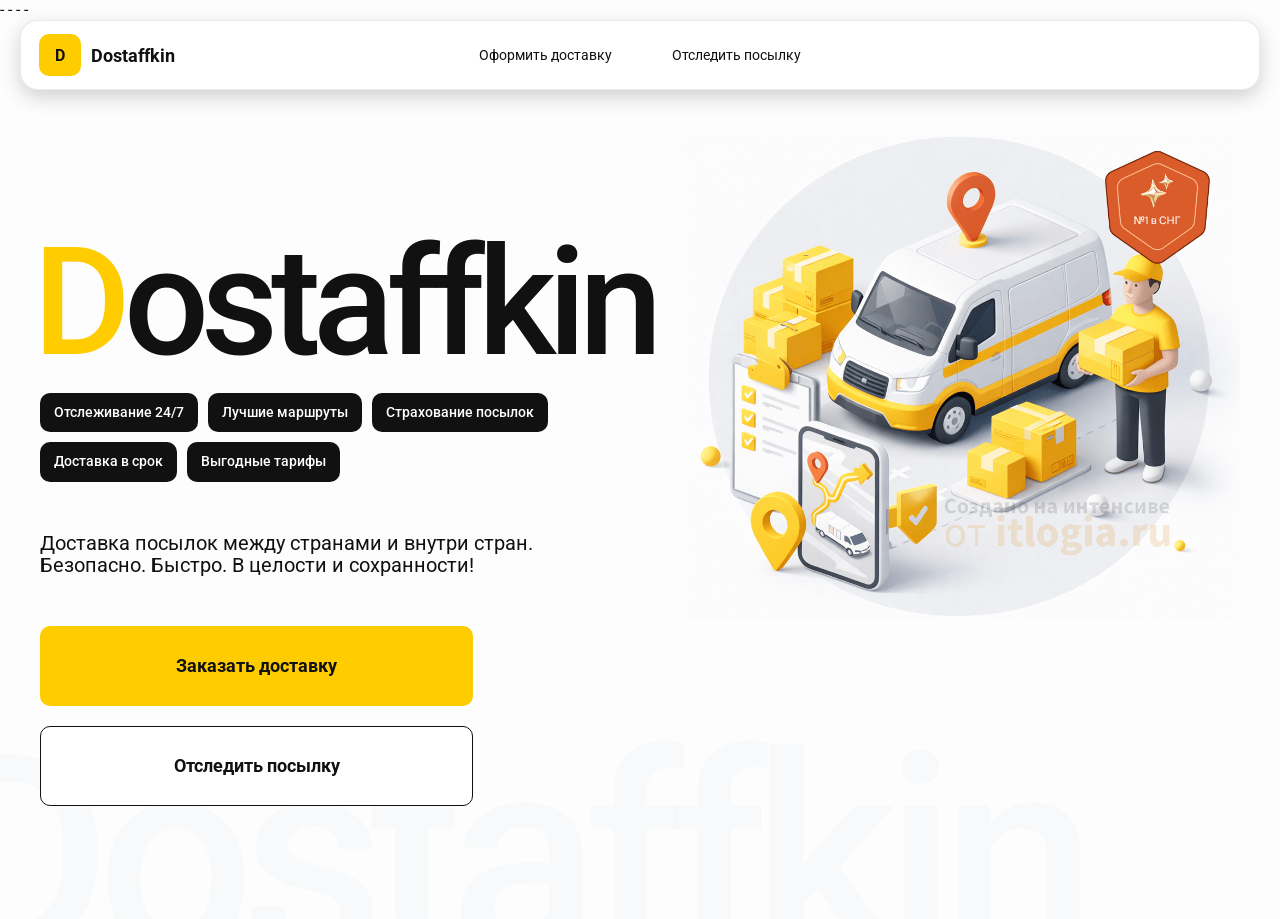
<file: index.html>
<!doctype html>
<html lang="ru">

<head>
    <meta charset="utf-8" />
    <meta name="viewport" content="width=device-width,initial-scale=1,maximum-scale=1,user-scalable=0" />
    <title>Dostaffkin — Доставка посылок между странами и внутри стран. Безопасно. Быстро. В целости и сохранности!
    </title>
-    <link href="styles/base.css" rel="stylesheet" />
-    <link href="styles/base_adaptive.css" rel="stylesheet" />
-    <link href="styles/index.css" rel="stylesheet" />
-    <link href="styles/index_adaptive.css" rel="stylesheet" />
</head>

<body>
    <div class="container">
        <header class="header">

            <a class="header-brand" href="#">
                <div class="header-logo">D</div>
                <div class="header-title">Dostaffkin</div>
            </a>

            <nav class="header-menu">
                <a class="header-link" href="./order.html">Оформить <span>доставку</span></a>
                <a class="header-link" href="./track.html">Отследить <span>посылку</span></a>
            </nav>
        </header>

        <main class="main">
            <section class="main-info">
                <div class="main-title">
                    <span>D</span>ostaffkin
                </div>

                <div class="main-features">
                    <div class="main-feature">Отслеживание 24/7</div>
                    <div class="main-feature">Лучшие маршруты</div>
                    <div class="main-feature">Страхование посылок</div>
                    <div class="main-feature">Доставка в срок</div>
                    <div class="main-feature">Выгодные тарифы</div>
                </div>
                <div class="main-description">
                    Доставка посылок между странами и внутри стран.
                    Безопасно. Быстро. В целости и сохранности!
                </div>

                <div class="main-actions">
                    <a class="button" type="button" href="./order.html">Заказать доставку</a>
                    <a class="button button-white" type="button" href="./track.html">Отследить посылку</a>
                </div>
            </section>
            <div class="main-title-ghost">Dostaffkin</div>
            <section class="main-image">
                <img src="images/main-image.png" alt="Main image" />
            </section>
        </main>
    </div>
</body>

</html>
</file>
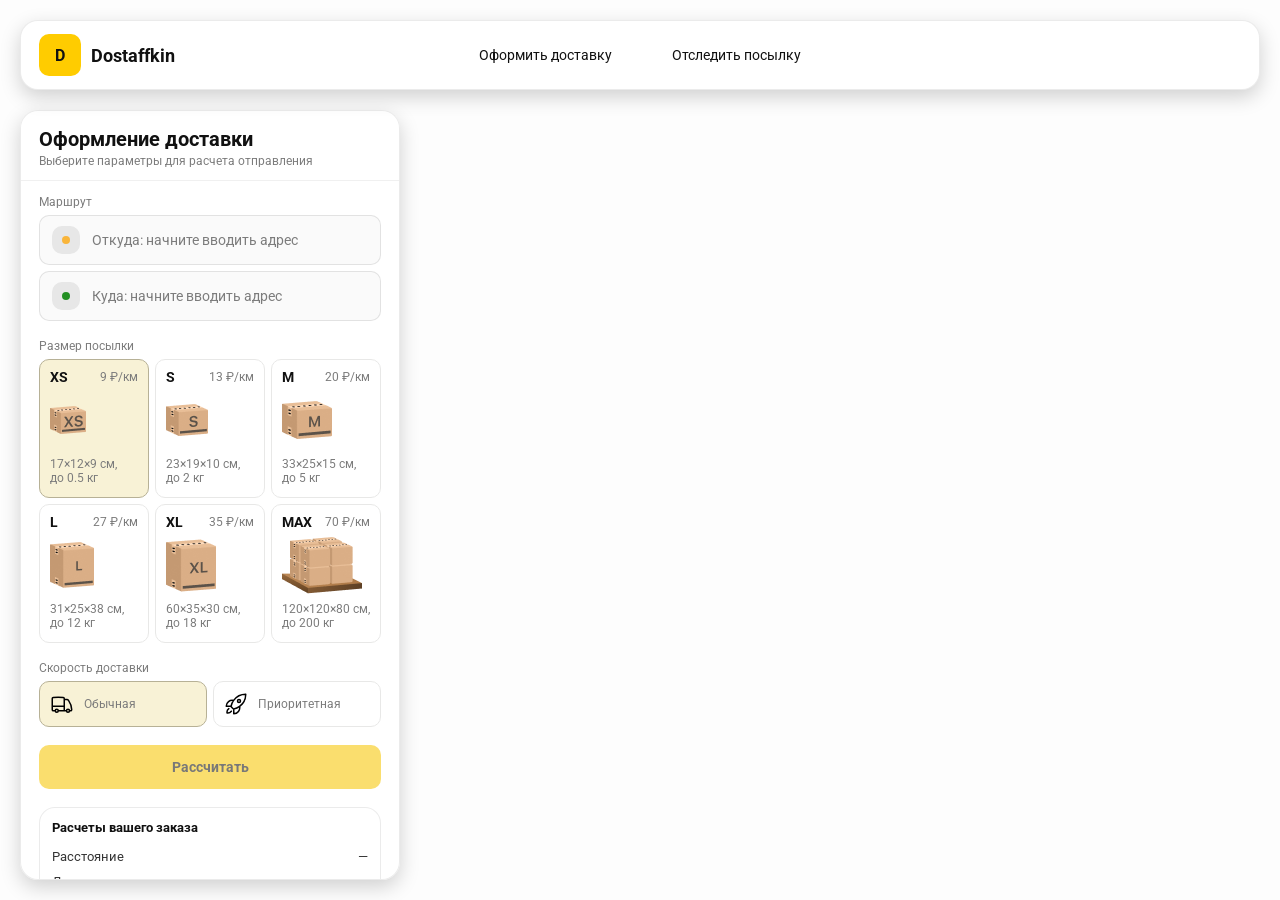
<file: order.html>
<!doctype html>
<html lang="ru">

<head>
    <meta charset="utf-8" />
    <meta name="viewport" content="width=device-width,initial-scale=1,maximum-scale=1,user-scalable=0" />
    <title>Оформление доставки</title>

    <link rel="stylesheet" href="styles/base.css" />
    <link rel="stylesheet" href="styles/base_adaptive.css" />

    <link rel="stylesheet" href="styles/order.css" />
    <link rel="stylesheet" href="styles/order_adaptive.css" />
    <script src="https://api-maps.yandex.ru/2.1?lang=ru_RU&apikey=3ce6c0a9-9962-4281-b656-8658837fa6b6&suggest_apikey=93ee8a7c-266a-4e1d-9874-528dcc591718"type="text/javascript" type="text/javascript"></script>
</head>

<body>
    <div id="map"></div>
    <header class="header">

        <a class="header-brand" href="./index.html">
            <div class="header-logo">D</div>
            <div class="header-title">Dostaffkin</div>
        </a>

        <nav class="header-menu">
            <a class="header-link" href="#">Оформить <span>доставку</span></a>
            <a class="header-link" href="./track.html">Отследить <span>посылку</span></a>
        </nav>
    </header>



    <aside class="main" id="sidebar">
        <div class="main-header">
            <div class="main-title">Оформление доставки</div>
            <div class="main-text">Выберите параметры для расчета отправления</div>
        </div>
        <div class="main-content">

            <div class="main-route">
                <div class="main-block-title">Маршрут</div>
                <div class="main-fields">
                    <div class="main-field" id="fromField">
                        <div class="main-pin"></div>
                        <input id="from" placeholder="Откуда: начните вводить адрес" autocomplete="off" />
                        <div class="main-ac" id="fromAc" role="listbox" aria-label="Подсказки адресов"></div>
                    </div>

                    <div class="main-field" id="toField">
                        <div class="main-pin"></div>
                        <input id="to" placeholder="Куда: начните вводить адрес" autocomplete="off" />
                        <div class="main-ac" id="toAc" role="listbox" aria-label="Подсказки адресов"></div>
                    </div>
                </div>
            </div>

            <div class="main-package">
                <div class="main-block-title">Размер посылки</div>

                <div class="main-sizes">
                    <div class="main-size-card is-active" data-value="xs">
                        <div class="main-size-top">
                            <div class="main-size-label">XS</div>
                            <div class="main-size-rate">9 ₽/км</div>
                        </div>
                        <div class="main-size-media">
                            <img src="images/sizes/xs.png" alt="Короб XS" />
                        </div>
                        <div class="main-size-description">17×12×9 см,<br>до 0.5 кг</div>
                    </div>

                    <div class="main-size-card" data-value="s">
                        <div class="main-size-top">
                            <div class="main-size-label">S</div>
                            <div class="main-size-rate">13 ₽/км</div>
                        </div>
                        <div class="main-size-media">
                            <img src="images/sizes/s.png" alt="Короб S" />
                        </div>
                        <div class="main-size-description">23×19×10 см,<br>до 2 кг</div>
                    </div>

                    <div class="main-size-card" data-value="m">
                        <div class="main-size-top">
                            <div class="main-size-label">M</div>
                            <div class="main-size-rate">20 ₽/км</div>
                        </div>
                        <div class="main-size-media">
                            <img src="images/sizes/m.png" alt="Короб M" />
                        </div>
                        <div class="main-size-description">33×25×15 см,<br>до 5 кг</div>
                    </div>

                    <div class="main-size-card" data-value="l">
                        <div class="main-size-top">
                            <div class="main-size-label">L</div>
                            <div class="main-size-rate">27 ₽/км</div>
                        </div>
                        <div class="main-size-media">
                            <img src="images/sizes/l.png" alt="Короб L" />
                        </div>
                        <div class="main-size-description">31×25×38 см,<br>до 12 кг</div>
                    </div>

                    <div class="main-size-card" data-value="xl">
                        <div class="main-size-top">
                            <div class="main-size-label">XL</div>
                            <div class="main-size-rate">35 ₽/км</div>
                        </div>
                        <div class="main-size-media">
                            <img src="images/sizes/xl.png" alt="Короб XL" />
                        </div>
                        <div class="main-size-description">60×35×30 см,<br>до 18 кг</div>
                    </div>

                    <div class="main-size-card" data-value="max">
                        <div class="main-size-top">
                            <div class="main-size-label">MAX</div>
                            <div class="main-size-rate">70 ₽/км</div>
                        </div>
                        <div class="main-size-media main-size-media-palleta">
                            <img src="images/sizes/max.png" alt="Паллета" />
                        </div>
                        <div class="main-size-description">120×120×80 см,<br>до 200 кг</div>
                    </div>
                </div>



            </div>


            <div class="main-speed">
                <div class="main-block-title">Скорость доставки</div>

                <div class="main-speeds">
                    <div class="main-speed-card is-active" data-value="regular">
                        <img class="main-speed-media" src="images/icons/regular.svg" alt="Regular" />
                        <div class="main-speed-description">Обычная</div>
                    </div>
                    <div class="main-speed-card" data-value="fast">
                        <img class="main-speed-media" src="images/icons/fast.svg" alt="Fast" />
                        <div class="main-speed-description">Приоритетная</div>
                    </div>

                </div>
            </div>

            <div class="main-calculate-block">
                <button id="calc" class="button calculate-button" type="button" disabled>Рассчитать</button>
            </div>


            <div class="main-result" id="result">
                <div class="main-result-title">Расчеты вашего заказа</div>
                <div class="main-result-lines">
                    <div class="main-result-line"><span>Расстояние</span><span id="distanceValue">—</span></div>
                    <div class="main-result-line"><span>Доставим через</span><span id="durationValue">—</span></div>
                    <div class="main-result-line"><span>Тариф</span><span id="rateValue">—</span></div>
                </div>
                <div class="main-price">
                    <div class="main-price-label">Итого</div>
                    <div class="main-price-value" id="totalValue">—</div>
                </div>
            </div>

            <div class="main-order-box">
                <div class="main-order-form" id="orderForm">
                    <div class="main-order-title">Оформление доставки</div>
                    <div class="main-block-info-row">
                        <div class="main-block-title">Контакты</div>
                        <div class="order-fields">
                            <div class="main-field">
                                <input id="customerName" placeholder="Ваше имя" autocomplete="off" />
                            </div>
                            <div class="main-field">
                                <input id="customerPhone" placeholder="Ваш телефон" autocomplete="off"
                                    inputmode="tel" />
                            </div>
                        </div>
                    </div>
                    <div class="main-block-info-row extra-info">
                        <div class="main-block-title">Дополнительная информация</div>
                        <div class="main-field textarea">
                            <textarea id="comment" placeholder="Детали доставки и комментарии"></textarea>
                        </div>
                    </div>
                    <button id="submit" class="button main-submit-request" type="button" disabled>Отправить
                        заявку
                    </button>
                </div>

                <div class="main-order-success" id="orderSuccess">
                    <div class="main-success-icon">✓</div>
                    <div class="main-success-title">Заявка отправлена!</div>
                    <div class="main-success-title">Номер отправления – <span id="orderId"></span></div>
                    <div class="main-success-subtitle">Мы скоро свяжемся с вами</div>
                </div>
            </div>
        </div>
    </aside>
    <script src="scripts/order.js"></script>
</body>

</html>
</file>
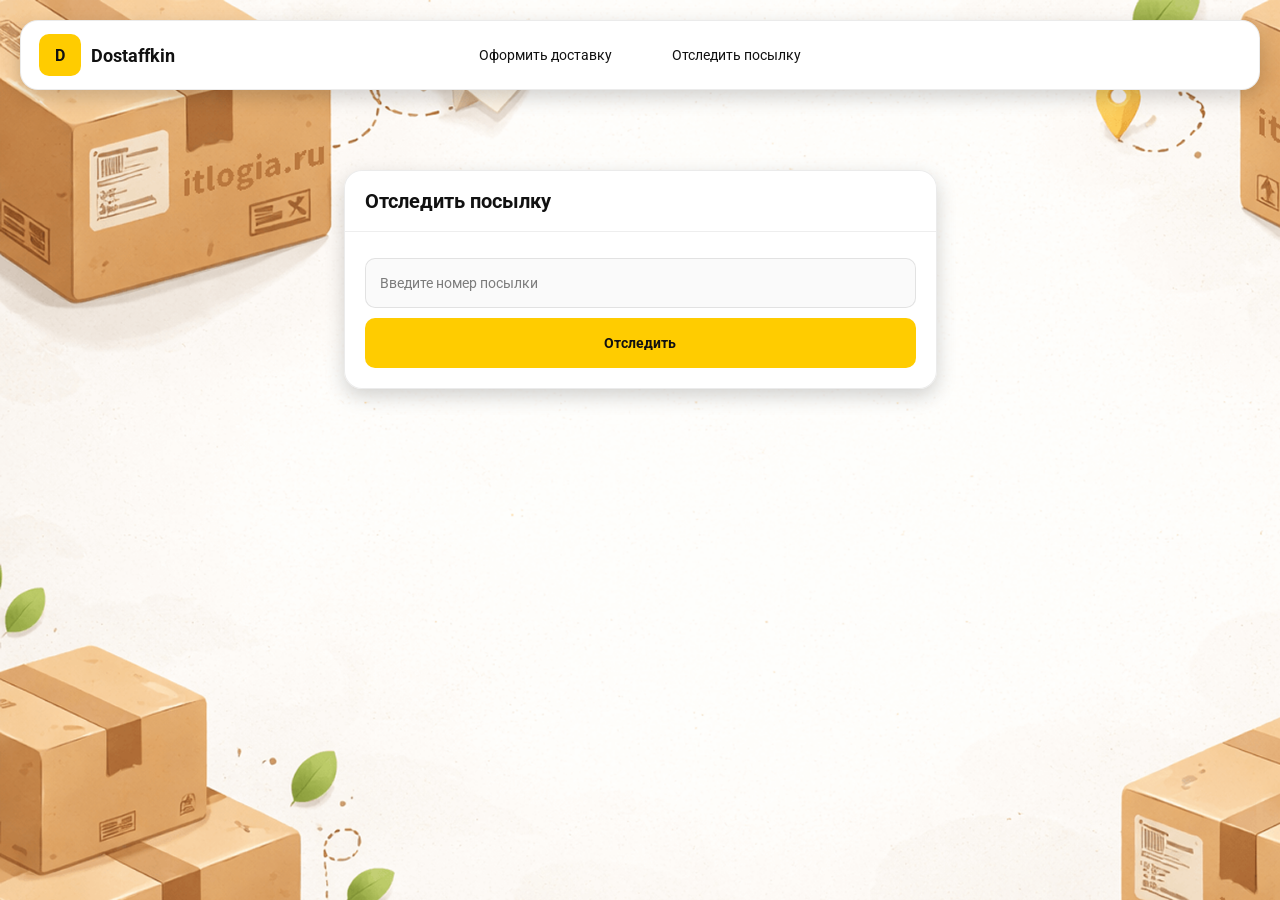
<file: track.html>
<!doctype html>
<html lang="ru">

<head>
    <meta charset="utf-8" />
    <meta name="viewport" content="width=device-width,initial-scale=1,maximum-scale=1,user-scalable=0" />
    <title>Отследить посылку</title>
    <link rel="stylesheet" href="styles/base.css" />
    <link rel="stylesheet" href="styles/base_adaptive.css" />

    <link rel="stylesheet" href="styles/track.css" />
    <link rel="stylesheet" href="styles/track_adaptive.css" />
</head>

<body>
    <div class="container">

        <header class="header">

            <a class="header-brand" href="./index.html">
                <div class="header-logo">D</div>
                <div class="header-title">Dostaffkin</div>
            </a>

            <nav class="header-menu">
                <a class="header-link" href="./order.html">Оформить <span>доставку</span></a>
                <a class="header-link" href="#">Отследить <span>посылку</span></a>
            </nav>
        </header>

        <main class="track-content">
            <section class="track-card track-search">
                <div class="track-title">Отследить посылку</div>
                <div class="track-action">
                    <div class="main-field track-field">
                        <input id="trackNumber" placeholder="Введите номер посылки" autocomplete="off" />
                    </div>
                    <button id="trackButton" class="button track-button" type="button">Отследить</button>
                </div>
            </section>
            <section class="track-card track-result" id="trackResult">
                <div class="track-result-header">
                    <div class="track-id" id="trackIdValue"></div>
                    <div class="track-routes">
                        <div class="track-route">
                            <div class="track-route-pin">
                                <svg xmlns="http://www.w3.org/2000/svg" fill="none" viewBox="0 0 24 24"
                                    stroke-width="1.5" stroke="orange" class="size-6">
                                    <path stroke-linecap="round" stroke-linejoin="round"
                                        d="M15 10.5a3 3 0 1 1-6 0 3 3 0 0 1 6 0Z" />
                                    <path stroke-linecap="round" stroke-linejoin="round"
                                        d="M19.5 10.5c0 7.142-7.5 11.25-7.5 11.25S4.5 17.642 4.5 10.5a7.5 7.5 0 1 1 15 0Z" />
                                </svg>
                            </div>
                            <div class="track-route-address" id="trackFromValue">
                                Откуда: Москва, улица Арбат, 1
                            </div>
                        </div>
                        <div class="track-route track-route-arrow">
                            <svg xmlns="http://www.w3.org/2000/svg" fill="none" viewBox="0 0 24 24" stroke-width="1.5"
                                stroke="currentColor" class="size-6">
                                <path stroke-linecap="round" stroke-linejoin="round"
                                    d="M19.5 13.5 12 21m0 0-7.5-7.5M12 21V3" />
                            </svg>
                        </div>
                        <div class="track-route">
                            <div class="track-route-pin">
                                <svg xmlns="http://www.w3.org/2000/svg" fill="none" viewBox="0 0 24 24"
                                    stroke-width="1.5" stroke="green" class="size-6">
                                    <path stroke-linecap="round" stroke-linejoin="round"
                                        d="M15 10.5a3 3 0 1 1-6 0 3 3 0 0 1 6 0Z" />
                                    <path stroke-linecap="round" stroke-linejoin="round"
                                        d="M19.5 10.5c0 7.142-7.5 11.25-7.5 11.25S4.5 17.642 4.5 10.5a7.5 7.5 0 1 1 15 0Z" />
                                </svg>
                            </div>
                            <div class="track-route-address" id="trackToValue">
                                Куда: Минск, проспект Независимости, 58
                            </div>
                        </div>
                    </div>
                </div>
                <div class="track-info">
                    <div class="track-status-title">Статус данной посылки:</div>
                    <div class="track-status-list" id="trackStatusList">
                    </div>
                </div>
            </section>
        </main>
    </div>
    <script src="scripts/track.js"></script>

</body>

</html>
</file>
<file: styles/base.css>
*, *::before, *::after {
    box-sizing: border-box;
}

@font-face {
    font-family: "Roboto";
    src: url("../fonts/Roboto-Regular.ttf");
    font-weight: normal;
}

@font-face {
    font-family: "Roboto";
    src: url("../fonts/Roboto-Bold.ttf");
    font-weight: bold;
}

@font-face {
    font-family: "Roboto";
    src: url("../fonts/Roboto-Medium.ttf");
    font-weight: 500;
}

html, body {
    margin: 0;
    color: #111111;
    font-family: "Roboto", sans-serif;
}

body {
    background: #FDFDFD;
}

.header {
    border-radius: 18px;
    box-shadow: 0 7px 20px 0 #0000002E;
    backdrop-filter: blur(10px);
    background: #ffffff;
    left: 20px;
    border: 1px solid rgba(0, 0, 0, 0.08);
    position: fixed;
    right: 20px;
    top: 20px;
    padding: 14px 18px;
    height: 70px;
    display: flex;
    align-items: center;
    z-index: 6;
}


.header-menu {
    display: flex;
    align-items: center;
    gap: 60px;
    margin: 0;
    position: absolute;
    left: 50%;
    transform: translateX(-50%);
}



.header-brand {
    display: flex;
    align-items: center;
    text-decoration: none;
    gap: 10px;
}

.header-logo {
    width: 42px;
    height: 42px;
    border-radius: 10px;
    background: #FFCC00;
    display: grid;
    place-items: center;
    font-weight: bold;
    color: #111;
}

.header-title {
    font-size: 18px;
    font-weight: bold;
    color: #111111;
    text-decoration: none;
}

.header-menu {
    display: flex;
    align-items: center;
    gap: 60px;
    margin: 0;
    position: absolute;
    left: 50%;
    transform: translateX(-50%);
}

.header-link {
    font-size: 14px;
    color: #111111;
    text-decoration: none;
}

.button {
    border: 0;
    outline: none;
    height: 44px;
    border-radius: 10px;
    font-size: 14px;
    font-weight: bold;
    cursor: pointer;
    font-family: inherit;
    transition: transform .08s ease, opacity .12s ease;
    background: #ffcc00;
    color: #111111;
    text-align: center;
    text-decoration: none;
}

.button:hover {
    background-color: #E5BC19;
}

.button:disabled {
    cursor: not-allowed;
    background-color: #FADE6E;
    color: #787878;
    transform: none;
}

.button.button-white {
    background: #ffffff;
    border: 1px solid #111111;
}

.button.button-white:hover {
    background: rgb(241 241 241);
}

.main-field {
    display: flex;
    align-items: center;
    margin-top: 6px;
    gap: 10px;
    border: 1px solid #1111111A;
    background: #FAFAFA;
    border-radius: 10px;
    padding: 10px 12px;
    position: relative;
    box-sizing: border-box;
    height: 50px;
}

.main-field.textarea {
    height: auto;
}

.main-pin {
    width: 28px;
    height: 28px;
    border-radius: 10px;
    background: rgba(17, 17, 17, 0.08);
    display: grid;
    place-items: center;
    flex: 0 0 auto;
    position: relative;
}

.main-pin::before {
    content: "";
    width: 8px;
    height: 8px;
    border-radius: 999px;
    background: orange;
    opacity: .75;
    display: block;
}

.main-field:last-child .main-pin::before {
    background: green;
    opacity: .85;
}

input, textarea {
    width: 100%;
    border: 0;
    outline: none;
    background: transparent;
    font-size: 14px;
    color: #111111;
    font-family: inherit;
}

textarea {
    resize: vertical;
    min-height: 72px;
    padding: 2px 0;
}

input::placeholder, textarea::placeholder {
    color: #7C7C7C;
}

.main-field:focus-within {
    border-color: rgba(0, 0, 0, 0.20);
    box-shadow: 0 0 0 4px rgba(255, 204, 0, 0.35);
    background: rgba(255, 255, 255, 0.75);
}
</file>
<file: styles/base_adaptive.css>
@media (max-width: 767px) {
    .header {
        left: 10px;
        right: 10px;
        top: 10px;
    }

    .header-link span {
        display: none;
    }

    .header-menu {
        gap: 20px;
        justify-content: flex-start;
        margin: 0 0 0 30px;
        position: static;
        transform: none;
    }
}

@media (max-width: 420px) {
    .header-title {
        display: none;
    }
}

@media (max-width: 374px) {
    .header-menu {
        gap: 10px;
        margin: 0 0 0 10px;
    }
}
</file>
<file: styles/index.css>
.container {
    overflow: hidden;
    min-height: 100vh;
}


.main {
    padding: 111px 40px 40px;
    position: relative;
    display: flex;
}
.main-info {
    max-width: 840px;
    width: 100%;
    position: relative;
}

.main-title {
    margin-top: 98px;
    font-weight: 500;
    font-size: 200px;
    line-height: 1;
    letter-spacing: -0.05em;
    color: #111111;
    left: -15px;
    position: relative;
}

.main-title span {
    color: #ffcc00;
}
.main-features {
    margin-top: 15px;
    display: flex;
    flex-wrap: wrap;
    gap: 10px;
}

.main-feature {
    background: #111111;
    color: #ffffff;
    padding: 12px 14px;
    font-weight: 500;
    font-size: 14px;
    line-height: 1.1;
    border-radius: 10px;
}

.main-description {
    margin-top: 50px;
    max-width: 500px;
    font-size: 20px;
    line-height: 1.1;
    color: #111111;
}

.main-actions {
    margin-top: 50px;
    display: flex;
    flex-direction: column;
    gap: 20px;
}

.main-actions .button {
    height: 80px;
    width: 433px;
    font-size: 18px;
    font-weight: bold;
    place-items: center;
    display: grid;
}

.main-title-ghost {
    position: absolute;
    z-index: -1;
    left: -70px;
    bottom: -150px;
    font-weight: 500;
    font-size: 278px;
    line-height: 1;
    letter-spacing: -0.05em;
    color: #ECEDF04D;
}
.main-image {
    width: 1024px;
    top: 100px;
    z-index: -2;
}

.main-image img {
    width: 100%;
    max-width: 1024px;
    height: auto;
    display: block;
}
</file>
<file: styles/index_adaptive.css>
@media (max-width: 1760px) {
    .main-title {
        font-size: 150px;
        left: -7px;
    }

    .main-info {
        max-width: 640px;
    }
}

@media (max-width: 1200px) {
    .main-info {
        max-width: 540px;
    }

    .main {
        padding: 111px 20px 20px;
    }

    .main-title {
        font-size: 120px;
        left: -4px;
    }

    .main-title-ghost {
        font-size: 220px;
    }
}

@media (max-width: 1024px) {
    .main-title {
        margin-top: 30px;
    }

    .main {
        flex-direction: column-reverse;
    }

    .main-image {
        max-width: 350px;
        position: absolute;
        left: 370px;
        top: 370px;
    }

    .main-info {
        max-width: 100%;
    }

    .main-actions {
        gap: 10px;
    }

    .main-actions .button {
        height: 50px;
        font-size: 14px;
        width: auto;
        max-width: 300px;
    }

    .main-description {
        max-width: 350px;
    }
}

@media (max-width: 570px) {
    .main-title {
        font-size: 88px;
    }

    .main-description {
        max-width: 100%
    }

    .main-actions {
        width: 100%;
    }

    .main-actions .button {
        width: 100%;
        max-width: 100%
    }

    .main-image {
        max-width: 650px;
        position: absolute;
        left: 170px;
        top: 70px;
        opacity: 0.2;
    }
}

@media (max-width: 400px) {
    .main-title {
        font-size: 70px;
    }
}
</file>
<file: styles/order.css>
#map {
    /* background-image: url("../images/order-bg.png");
    background-size: cover; */
    position: fixed;
    inset: 0;
}
.main {
    border-radius: 18px;
    box-shadow: 0 7px 20px 0 #0000002E;
    backdrop-filter: blur(10px);
    background: rgba(255, 255, 255, 0.96);
    left: 20px;
    border: 1px solid rgba(0, 0, 0, 0.08);
    position: fixed;
    top: 110px;
    bottom: 20px;
    width: 380px;
    display: flex;
    flex-direction: column;
    overflow: hidden;
    z-index: 5;
}

.main-header {
    padding: 18px 18px 12px 18px;
    border-bottom: 1px solid rgba(0, 0, 0, 0.06);
    display: flex;
    flex-direction: column;
}

.main-title {
    font-size: 20px;
    line-height: 100%;
    font-weight: bold;
}

.main-text {
    font-size: 12px;
    margin-top: 5px;
    color: #7C7C7C;
}

.main-content {
    padding: 14px 18px 18px 18px;
    overflow: auto;
    scrollbar-width: none;
    display: flex;
    flex-direction: column;
    gap: 18px;
    flex: 1;
}

.main-block-title {
    font-size: 12px;
    color: #7C7C7C;
}

.main-route .main-block-title,
.main-package .main-block-title {
    margin-bottom: 6px;
}

.main-sizes {
    display: grid;
    gap: 6px;
    grid-template-columns: repeat(3, 1fr);
}

.main-size-card {
    border: 1px solid #E8E8E7;
    background: #FFFFFF;
    border-radius: 10px;
    padding: 10px;
    cursor: pointer;
    user-select: none;
    transition: transform .08s ease, border-color .12s ease, background .12s ease;
    min-height: 139px;
}

.main-size-card:hover {
    transform: translateY(-1px);
}

.main-size-card.is-active {
    background-color: #F8F2D6;
    border-color: #B7B196;
}

.main-size-top {
    display: flex;
    align-items: center;
    justify-content: space-between;
}

.main-size-label {
    font-weight: bold;
    font-size: 14px;
    color: #111111;
    line-height: 100%;
}

.main-size-rate {
    font-size: 12px;
    color: #7C7C7C;
    line-height: 100%;
}

.main-size-media {
    margin-top: 8px;
    height: 57px;
}

.main-size-description {
    margin-top: 8px;
    font-size: 12px;
    color: #7C7C7C;
    line-height: 1.2;
}


.calculate-button {
    width: 100%;
}

.main-result {
    border: 1px solid rgba(0, 0, 0, 0.08);
    background: rgba(255, 255, 255, 0.75);
    border-radius: 16px;
    padding: 12px;
    line-height: 1.25;
}

.main-result-title {
    font-weight: bold;
    font-size: 13px;
    color: #111111;
    margin-bottom: 13px;
}

.main-result-lines {
    gap: 8px;
    display: flex;
    flex-direction: column;
}

.main-result-line {
    font-size: 13px;
    color: rgba(17, 17, 17, 0.85);
    display: flex;
    justify-content: space-between;
}

.main-price {
    margin-top: 18px;
    padding-top: 10px;
    border-top: 1px dashed rgba(0, 0, 0, 0.12);
    display: flex;
    align-items: baseline;
    justify-content: space-between;
}

.main-price-label {
    font-size: 12px;
    color: rgba(17, 17, 17, 0.55);
}

.main-price-value {
    font-size: 20px;
    font-weight: bold;
    color: #111111;
    letter-spacing: -0.3px;
}

.main-order-box {
    background: #ffffff;
    border: 1px solid #E8E8E7;
    border-radius: 10px;
    padding: 12px;
}

.main-order-title {
    margin-bottom: 8px;
    font-weight: bold;
    font-size: 14px;
    color: #111111;
}

.main-block-info {
    display: flex;
    flex-direction: column;
    gap: 6px;
}

.order-fields {
    display: grid;
    grid-template-columns: 1fr 1fr;
    column-gap: 10px;
    margin-top: 6px;
}

.main-block-info-row.extra-info {
    display: block;
    margin-top: 13px;
}

.main-submit-request {
    width: 100%;
    margin-top: 6px;
}

.main-order-success {
    display: none;
    text-align: center;
    padding: 22px 12px;
    gap: 12px;
}

.main-order-success.is-visible {
    display: flex;
    flex-direction: column;
    align-items: center;
}

.main-success-icon {
    width: 56px;
    height: 56px;
    border-radius: 50%;
    background: #16a34a;
    color: #ffffff;
    display: grid;
    place-items: center;
    font-size: 30px;
}

.main-success-title {
    font-size: 14px;
    font-weight: bold;
    color: #111111;
}

.main-success-subtitle {
    font-size: 12px;
    color: rgba(17, 17, 17, 0.55);
    line-height: 1.3;
}

.main-speed .main-block-title {
    margin-bottom: 6px;
}

.main-speeds {
    display: grid;
    gap: 6px;
    grid-template-columns: repeat(2, 1fr);
}

.main-speed-card {
    border: 1px solid #E8E8E7;
    background: #FFFFFF;
    border-radius: 10px;
    padding: 10px;
    cursor: pointer;
    user-select: none;
    transition: transform .08s ease, border-color .12s ease, background .12s ease;
    display: flex;
    align-items: center;
    gap: 10px;
}

.main-speed-card:hover {
    transform: translateY(-1px);
}

.main-speed-card.is-active {
    background-color: #F8F2D6;
    border-color: #B7B196;
}

.main-speed-description {
    font-size: 12px;
    color: #7C7C7C;
    line-height: 1.2;
}
</file>
<file: styles/order_adaptive.css>
@media (max-width: 767px) {
    .main {
        left: 10px;
        right: 10px;
        top: 50%;
        bottom: 12px;
        width: auto;
        max-width: none;
    }
}

@media (max-width: 420px) {
    .main-sizes {
        grid-template-columns: repeat(2, 1fr);
    }
}
</file>
<file: styles/track.css>
.container {
    background: #F4F4F4 url("../images/track-bg.png");
    background-size: cover;
    min-height: 100vh;
    padding: 170px 0 50px 0;
}

.track-content {
    width: 593px;
    margin: 0 auto;
}

.track-card {
    width: 100%;
    border-radius: 18px;
    box-shadow: 0 7px 20px 0 #0000002E;
    backdrop-filter: blur(10px);
    background: rgba(255, 255, 255, 0.96);
    border: 1px solid rgba(0, 0, 0, 0.08);
}

.track-title {
    font-size: 20px;
    line-height: 100%;
    font-weight: bold;
    border-bottom: 1px solid #EEEEEE;
    padding: 20px;
}

.track-action {
    padding: 20px;
}

.track-button {
    width: 100%;
    height: 50px;
}

.track-field {
    margin-bottom: 10px;
}

.track-result {
    margin-top: 5px;
    display: none;
}

.track-result.is-visible {
    display: block;
}

.track-result-header {
    font-weight: bold;
    font-size: 14px;
    color: #111111;
    padding: 20px;
    border-bottom: 1px solid #EEEEEE;
}

.track-id {
    margin-bottom: 12px;
    font-size: 20px;
}

.track-routes {
    display: flex;
    flex-direction: column;
    gap: 10px;
    font-weight: normal;
}

.track-route {
    display: flex;
    align-items: center;
    gap: 10px;
}

.track-route-pin {
    width: 24px;
    height: 24px;
    flex-shrink: 0;
}

.track-route-arrow {
    padding: 15px 0;
    width: 24px;
    height: 24px;
}

.track-info {
    padding: 20px;
}

.track-status {
    display: flex;
    align-items: center;
    font-size: 12px;
    gap: 10px;
}

.track-status-title {
    font-size: 14px;
    color: #111111;
    margin-bottom: 20px;
}

.track-status-list {
    display: flex;
    flex-direction: column;
    gap: 15px;
}

.track-status-icon {
    width: 40px;
    height: 40px;
    border-radius: 50%;
    background: rgba(17, 17, 17, 0.08);
    display: grid;
    place-items: center;
    flex: 0 0 auto;
}

.track-status.created .track-status-icon {
    background-color: #F1CB00;
}

.track-status.in-way .track-status-icon {
    background-color: #F08A11;
}

.track-status.ready .track-status-icon {
    background-color: #A35D0A;
}

.track-status.done .track-status-icon {
    background-color: #37C93B;
}

.track-status-text {
    display: flex;
    align-items: center;
    justify-content: space-between;
    color: #111111;
    font-size: 12px;
    flex: 1;
}

.track-status-date {
    color: rgba(17, 17, 17, 0.55);
}
</file>
<file: styles/track_adaptive.css>
@media (max-width: 767px) {
    .container {
        padding: 130px 0 50px 0;
    }

    .track-content {
        width: 100%;
        padding-left: 10px;
        padding-right: 10px;
    }

    .track-result-header {
        padding: 20px;
    }
}
</file>
